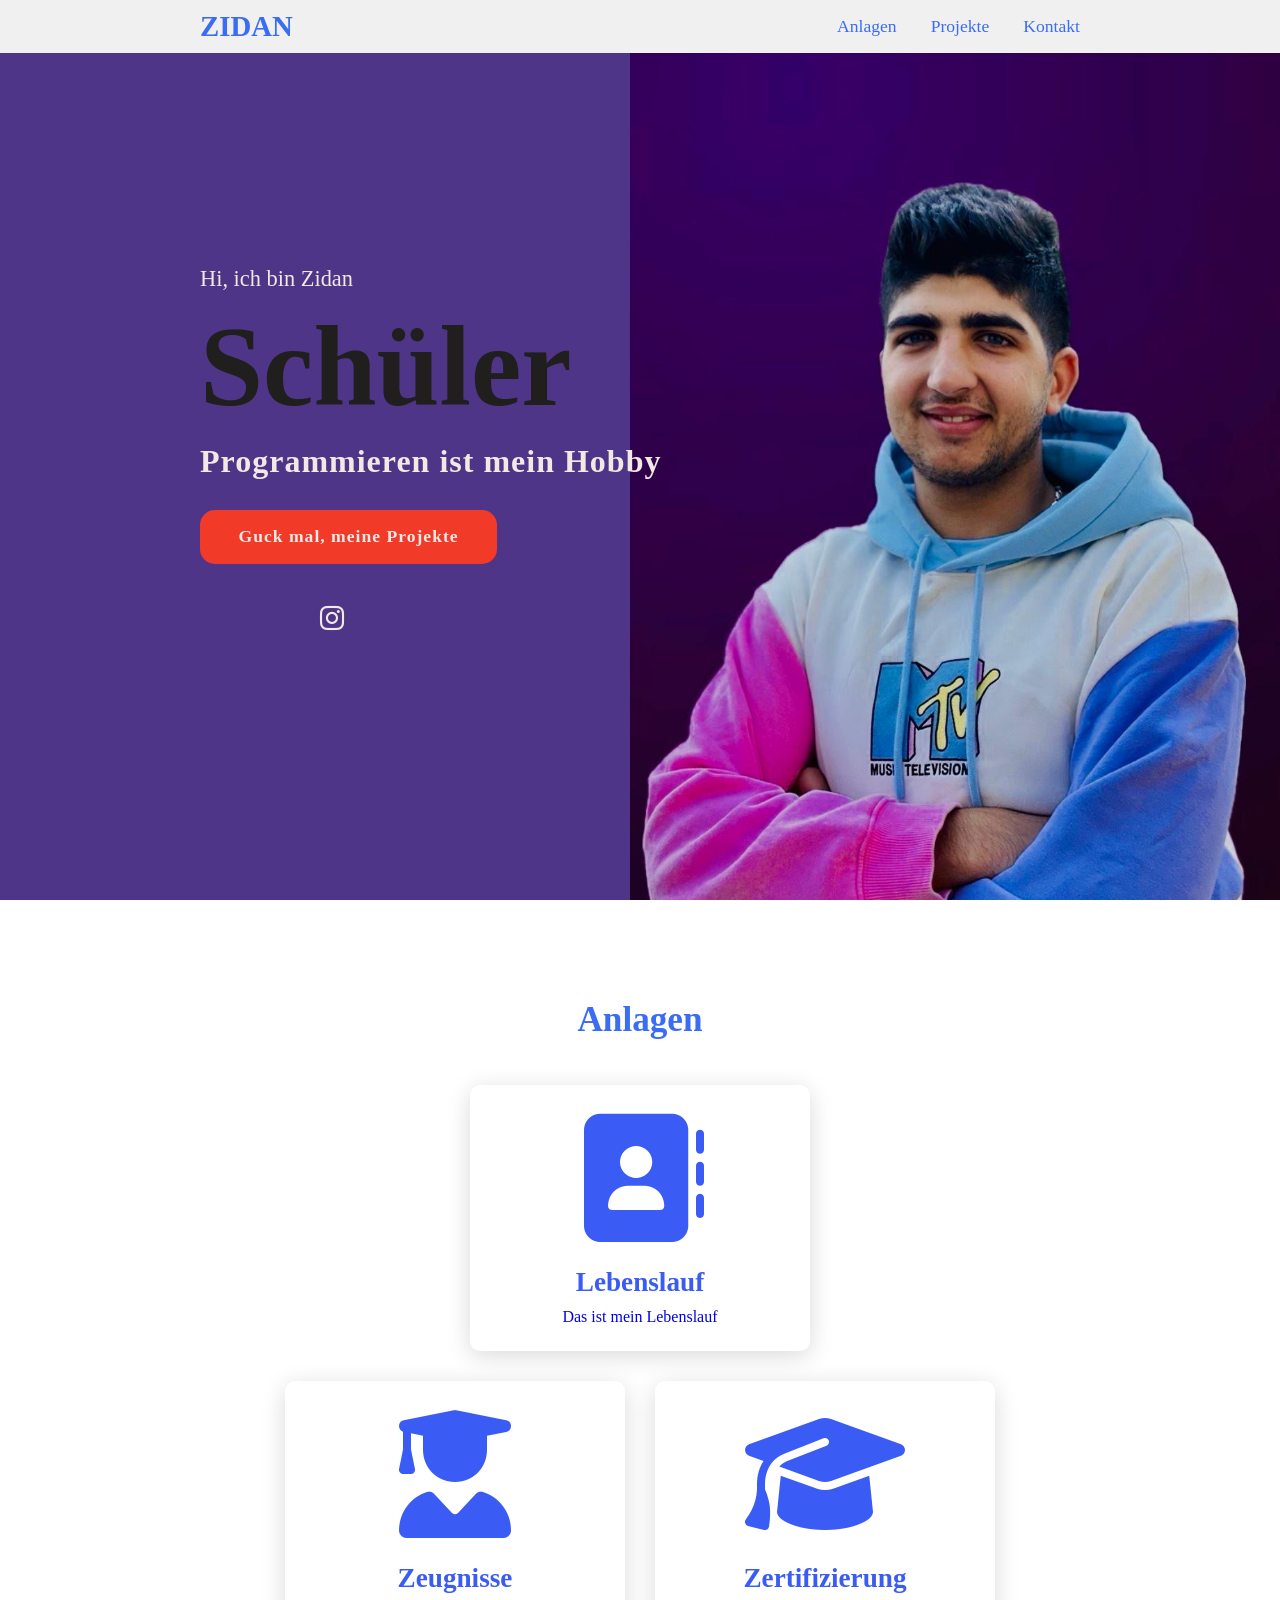
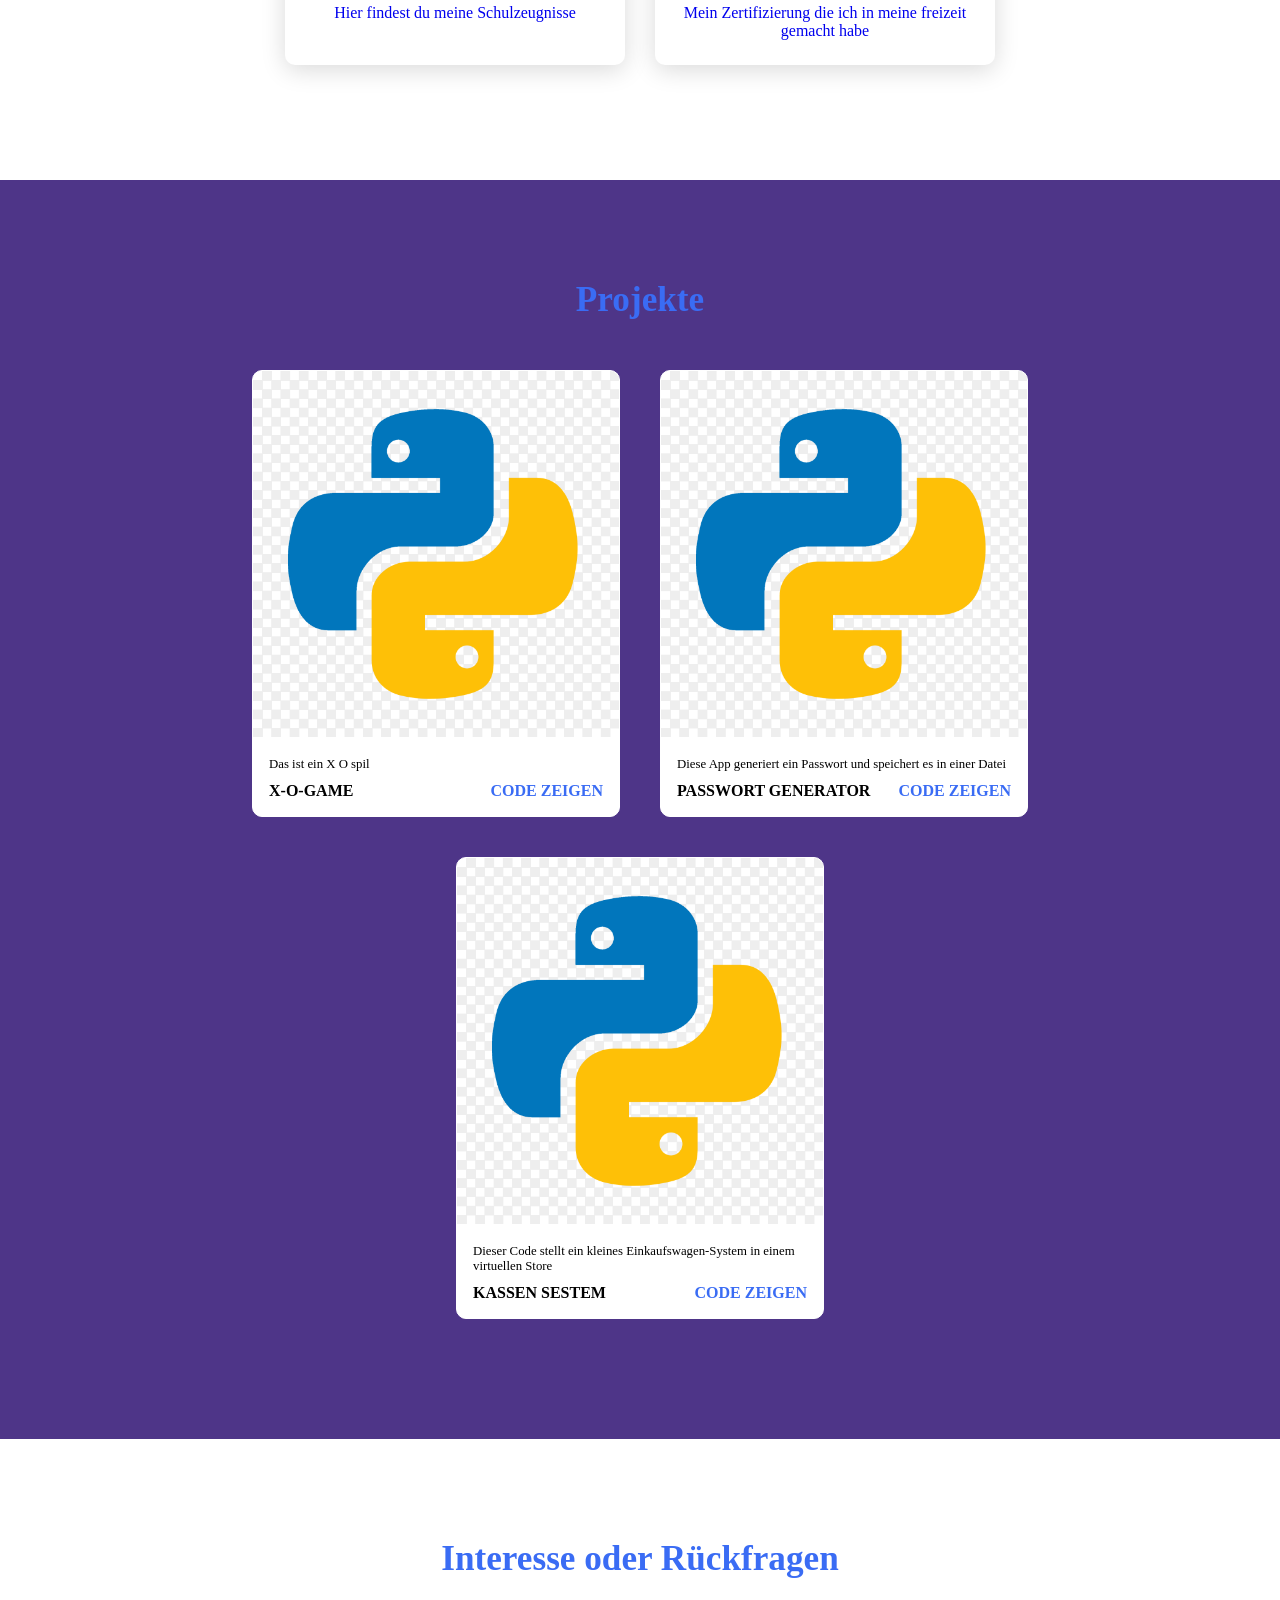
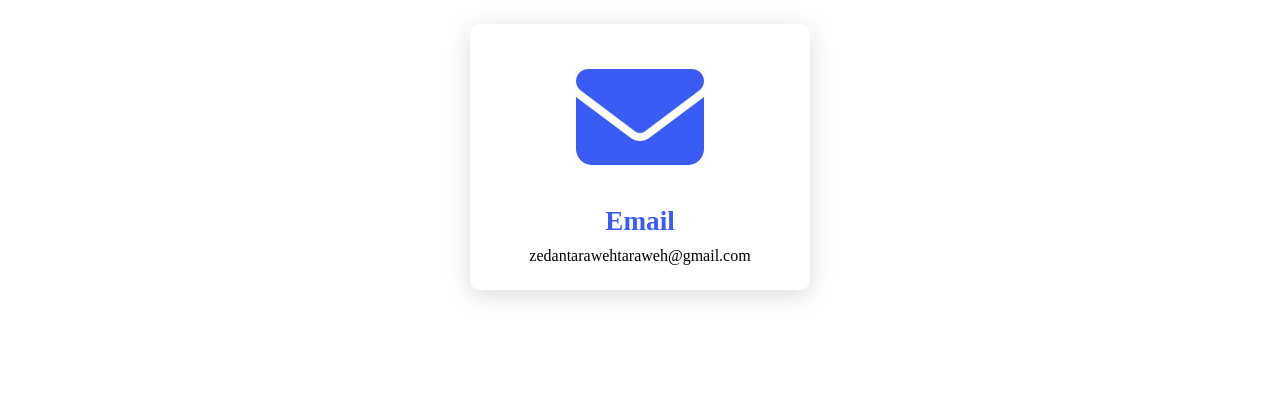
<file: index.html>
<!doctype html>
<html lang="de">
  <head>
    <meta charset="utf-8" />
    <meta name="viewport" content="width=device-width" />
    <meta name="description" content="Zidan Trawieh's personal portfolio showcasing projects, resume, and certifications.">
    <link rel="stylesheet" href="https://cdnjs.cloudflare.com/ajax/libs/font-awesome/6.6.0/css/all.min.css"/>
    <link rel="stylesheet" href="style.css" />
    <title>Zidan Trawieh</title>
  </head>

  <body>
    <header>
      <a href="#" class="logo">Zidan</a>
      <nav class="navigation">
        <a href="#anlagen">Anlagen</a>
        <a href="#projects">Projekte</a>
        <a href="#contakt">Kontakt</a>
      </nav>
    </header>

    <section class="main">
      <div>
        <h2>Hi, ich bin Zidan<br /><span>Schüler</span></h2>
        <h3>Programmieren ist mein Hobby</h3>
        <a href="#projects" class="main-btn">Guck mal, meine Projekte</a>
        <div class="social-icons">
          <a href="https://www.instagram.com/zedan_tarawieh?igsh=cW1hdmhqZ3F6YXcw&utm_source=qr"><i class="fa-brands fa-instagram"></i></a>
        </div>
      </div>
    </section>

    <section class="cards" id="anlagen">
      <h2 class="title">Anlagen</h2>

      <div class="content">
        <a href="AnlagenFils/lebenslauf.pdf" target="_blank" class="card">
          <div class="icon">
            <i class="fa-solid fa-address-book"></i>
          </div>
          <div class="info">
            <h3>Lebenslauf</h3>
            <p>Das ist mein Lebenslauf</p>
          </div>
        </a>

      <div class="content">
        <a href="AnlagenFils/Hauptschulabschluss.pdf" target="_blank" class="card">
          <div class="icon">
            <i class="fa-solid fa-user-graduate"></i>
          </div>
          <div class="info">
            <h3>Zeugnisse</h3>
            <p>Hier findest du meine Schulzeugnisse</p>
          </div>
        </a>
      

      <div class="content">
        <a href="AnlagenFils/Zertifizierung.pdf" target="_blank" class="card">
          <div class="icon">
            <i class="fa-solid fa-graduation-cap"></i>
          </div>
          <div class="info">
            <h3>Zertifizierung</h3>
            <p>Mein Zertifizierung die ich in meine freizeit gemacht habe</p>
          </div>
        </a>
    </section>

    <section class="projects" id="projects">
      <h2 class="title">Projekte</h2>
    
      <div class="content">
        <div class="projects-card">
          <div class="projecte-imag">
            <img src="images/Python-logo.png" alt="Python Logo" />
          </div>
          <div class="project-info">
            <p class="project-category">Das ist ein X O spil</p>
            <strong class="project-title">
              <span>X-O-game</span>
              <a href="https://github.com/zodin-py/X-O-game/commit/82d15b5041d9c69bdaffff1c992a66f68643f830" class="mor-datails">Code zeigen</a>
            </strong>
          </div>
        </div>
    
        <div class="projects-card">
          <div class="projecte-imag">
            <img src="images/Python-logo.png" alt="Python Logo" />
          </div>
          <div class="project-info">
            <p class="project-category">Diese App generiert ein Passwort und speichert es in einer Datei</p>
            <strong class="project-title">
              <span>Passwort Generator</span>
              <a href="https://github.com/zodin-py/X-O-game/commit/5fef9760108367d36782c3ae3a13365a9460c6c6" class="mor-datails">Code zeigen</a>
            </strong>
          </div>
        </div>
    
        <div class="projects-card">
          <div class="projecte-imag">
            <img src="images/Python-logo.png" alt="Python Logo" />
          </div>
          <div class="project-info">
            <p class="project-category">Dieser Code stellt ein kleines Einkaufswagen-System in einem virtuellen Store </p>
            <strong class="project-title">
              <span>Kassen Sestem</span>
              <a href="https://github.com/zodin-py/X-O-game/commit/b7325929122c73a4689a63e81fd4316959b3ba52" class="mor-datails">Code zeigen</a>
            </strong>
          </div>
        </div>
      </div>
    
      
    </section>
    

    <section class="card-contakt" id="contakt">
      <h2 class="title">Interesse oder Rückfragen</h2>
    
      <div class="content">
        <div class="card">
          <div class="icon">
            <i class="fa-solid fa-envelope"></i>
          </div>
          <div class="info">
            <h3>Email</h3>
            <p>zedantarawehtaraweh@gmail.com</p>
          </div>
        </div>
      </div>
    </section>

  </body>
</html>
</file>
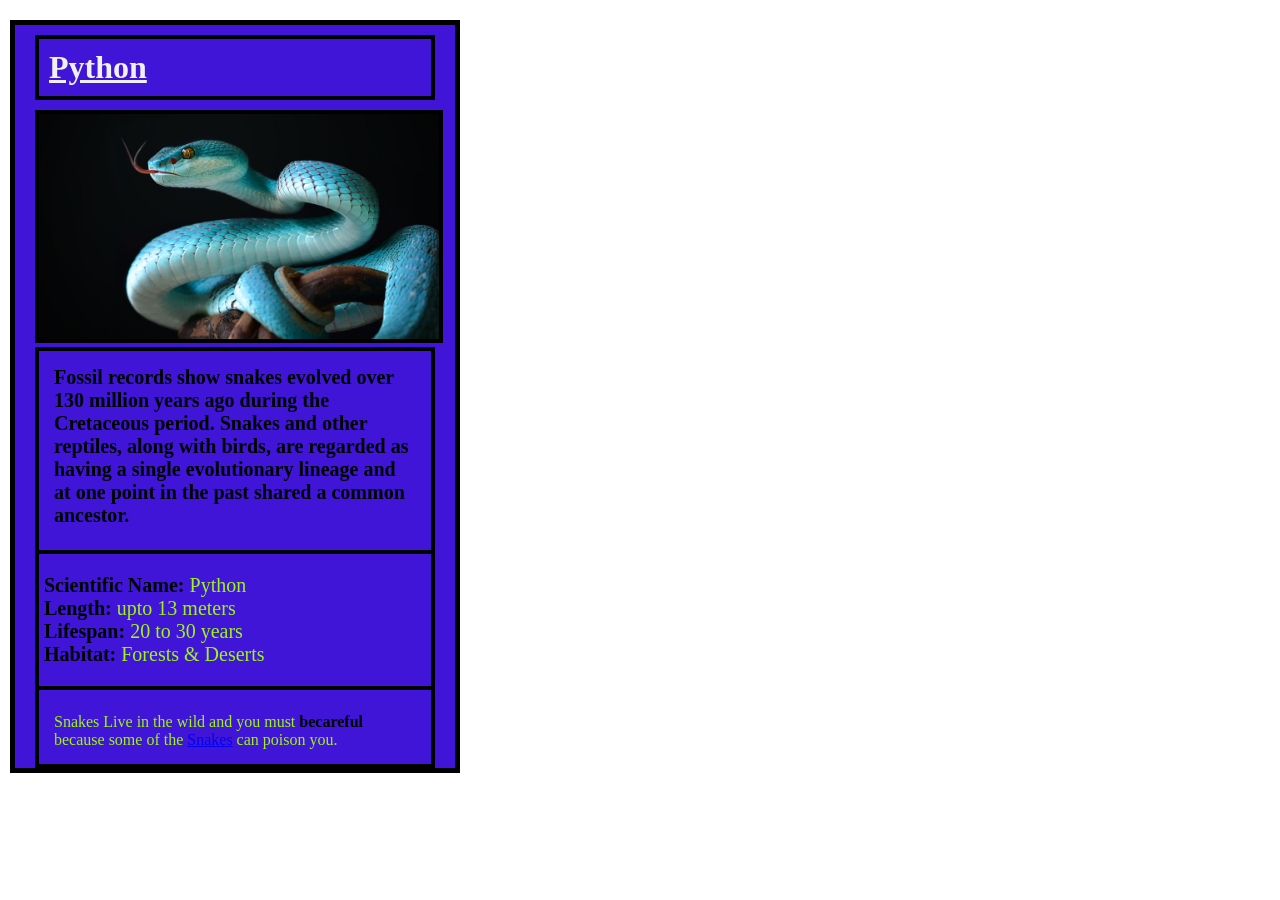
<file: projekte/Schlangen/index.html>
<!DOCTYPE html>
<html>
  
  <head>
  <meta charset="utf-8">
  <meta name="viewport" content="width=device-width">
  <title>snaks informichen </title>
  <link href="style.css" rel="stylesheet"/>
  </head>

  <body>
    <div id="contener">
       
      <h1>Python</h1>
      <img src="snake.jpg"/>
     <div id="contener-2">
      <p id = "p-first"> 
  Fossil records show snakes evolved over 130 million years ago during the Cretaceous period. Snakes and other     
  reptiles, along with birds, are regarded as having a single evolutionary lineage and at one point in the past 
  shared a common ancestor.
    </p>
    <hr>

     <ul>
     <li><strong>Scientific Name:</strong> Python</li>
     <li><strong>Length:</strong> upto 13 meters</li>
     <li><strong>Lifespan:</strong> 20 to 30 years</li>
     <li><strong>Habitat:</strong> Forests & Deserts</li>
     </ul>
     <hr>
     <p>
    Snakes Live in the wild and you must 
    <strong>becareful</strong> because some of the <a href=           
    https://de.wikipedia.org/wiki/Ringelnatter target="_blank">Snakes</a> can poison you.
      </p>
     </div>
    </div>
     
  <body>     
  </html>
</file>
<file: style.css>
* {
  font-family: "Poppins", "sans-serif";
  margin: 0;
  padding: 0;
  box-sizing: border-box;
}

header {
  background-color: #f0f0f0;
  width: 100%;
  position: fixed;
  z-index: 999;
  display: flex;
  justify-content: space-between;
  align-items: center;
  padding: 10px 200px;
}

.logo {
  text-decoration: none;
  color: #3a6cf4;
  text-transform: uppercase;
  font-weight: 700;
  font-size: 1.8em;
}

.navigation a {
  text-decoration: none;
  font-size: 1.1em;
  color: #3a6cf4;
  font-weight: 500;
  padding-left: 30px;
}

.navigation a:hover {
  color: #601cfc;
}

section {
  padding: 100px 200px;
}

.main {
  width: 100%;
  min-height: 100vh;
  display: flex;
  align-items: center;
  background: url(images/image.jpg) no-repeat;
  background-color: #4e3588;
  background-size: 650px;
  background-position: center right;
  background-attachment: fixed;
}

.main h2 {
  color: #F2E8E4;
  font-size: 1.4em;
  font-weight: 500;
}

.main h2 span {
  display: inline-block;
  margin-top: 10px;
  color: #201f1e;
  font-size: 3cm;
  font-weight: 600;
}

.main h3 {
  color: #F2E8E4;
  font-size: 2em;
  font-weight: 700;
  letter-spacing: 1px;
  margin-top: 10px;
  margin-bottom: 30px;
}

.main-btn {
  color: #F2E8E4;
  background-color: #F23A29;
  text-decoration: none;
  font-size: 1.1em;
  font-weight: 600;
  display: inline-block;
  padding: 0.93752em 2.1875em;
  letter-spacing: 1px;
  border-radius: 15px;
  margin: 0 0 40px 0;
  transition: 0.7s;
}

.main-btn:hover {
  background-color: #F29F05;
  transform: scale(1.1);
}

.social-icons a {
  color: #F2E8E4;
  font-size: 1.7em;
  padding: 0 0 0 120px;
}

.title {
  display: flex;
  justify-content: center;
  color: #3a6cf4;
  font-size: 2.2em;
  font-weight: 800;
  margin-bottom: 30px;
}

.content {
  display: flex;
  justify-content: center;
  flex-direction: row;
  flex-wrap: wrap;
}

.card {
  background-color: #fff;
  width: 21.25em;
  box-shadow: 0 5px 25px rgba(1, 1, 1, 15%);
  border-radius: 10px;
  padding: 25px;
  margin: 15px;
  transition: 0.7s ease;
  text-decoration: none;
  
}

.card:hover {
  transform: scale(1.1);
}

.icon{
  color: #3a5cf4;
  font-size: 8em;
  text-align: center;
}

.info{
  text-align: center;
}

.info h3{
  color: #3a5cf4;
  font-size: 1.7em;
  font-weight: 700;
  margin: 10px;
}

.projects{
  background-color: #4e3588;
}

projects .content{
  margin-top: 30px;
}

.projects-card{
  background-color: #fff;
  border: 1px solid #fff;
  min-height: 14em;
  width: 23em;
  overflow: hidden;
  border-radius: 10px;
  margin: 20px;
  transition: 0.7s ease;
}

.projects-card:hover{
  transform: scale(1.1);
}

.projects-card:hover .projecte-imag{
  opacity: 0.9;
}

.projecte-imag img{
  width: 100%;
}

.project-info{
  padding: 1em;
}

.project-category{
  font-size: 0.8em;
  color: #000;
}

.project-title{
  display: flex;
  justify-content: space-between;
  text-transform: uppercase;
  font-size: 800;
  margin-top: 10px;
}

.mor-datails{
  text-decoration: none;
  color: #3a6cf4;
}

.mor-datails:hover{
  color: #601cfc;
}

.contakt .icon{
  font-size: 4.5em;
}

.contakt .info .h3{
  color: #000;
}

.contakt .p{
  font-size: 1.5em;
}

@media (max-width: 768px) {
  header {
    flex-direction: column;
    padding: 10px;
  }

  .navigation a {
    padding-left: 15px;
    font-size: 1em;
  }

  section {
    padding: 100px 5%;
  }

  .main {
    flex-direction: column;
    background-size: cover;
    background-position: center;
  }

  .main h2 span {
    font-size: 2cm;
  }

  .card {
    width: 100%;
    margin: 10px 0;
  }

  .icon {
    font-size: 5em;
  }

  .social-icons a {
    font-size: 1.5em;
    padding: 0 0 0 60px;
  }

  .title {
    font-size: 1.8em;
  }
}


@media (max-width: 480px) {
  .main h2 span {
    font-size: 1.5cm;
  }

  .card {
    padding: 15px;
  }

  .icon {
    font-size: 4em;
  }

  .main-btn {
    font-size: 0.9em;
    padding: 0.8em 1.8em;
  }

  .social-icons a {
    font-size: 1.2em;
    padding: 0 0 0 40px;
  }
}
</file>
<file: projekte/Schlangen/style.css>
html, body, ul, h1, p {
  margin: 0;
  padding: 0;
}

body {
  max-width: 800px;
  min-width: 300px;
}

h1 {
    color: #f0f0f0;
    text-decoration: underline;
    border: 4px solid black;
    margin-top: 10px;
    padding: 10px;
}

hr {
  border: 2px solid black;
}

p {
  color: #9df519;
  padding: 15px;
}

ul {
  list-style: none;
  padding: 5px;
  margin: 15px 0;
  color: #9df519;
  font-size: 20px;
}

#p-first {
  color: black;
  font-weight: bold;
  margin-top: 15px 0;
  font-size: 20px;
}

#contener {
  background-color: #4115d7;
  border: 5px solid black;
  width: 50%;
  margin-left: 10px;
  margin-top: 20px;
  padding-left: 20px;
  padding-right: 20px;
}

img {
  max-width: 100%;
  margin-top: 10px;
  border: 4px solid black;
}

#contener-2 {
  border: 4px solid black;
}

strong {
  color: black;
}

/* Media Query für kleinere Bildschirme */
@media only screen and (max-width: 600px) {
  body {
    max-width: 100%;
    padding: 10px;
  }

  #contener {
    width: 100%;
    margin-left: 0;
    padding: 15px;
  }

  h1 {
    font-size: 24px;
    padding: 5px;
  }

  p, ul {
    font-size: 16px;
  }

  img {
    margin-top: 5px;
  }
}
</file>
